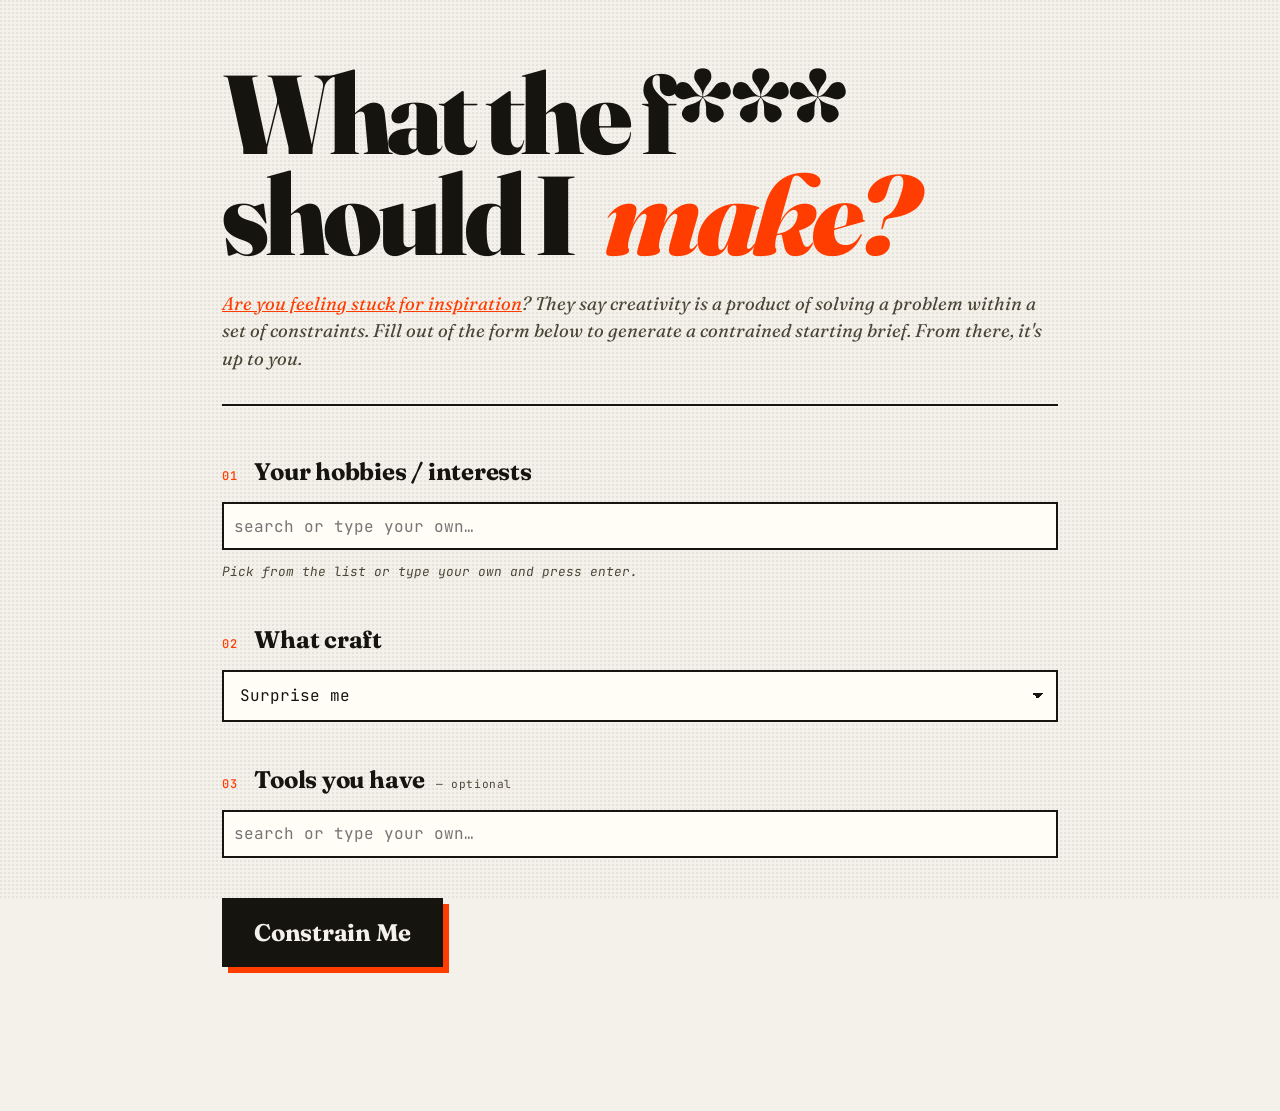
<file: index.html>
<!DOCTYPE html>
<html lang="en">
<head>
  <meta charset="UTF-8" />
  <meta name="viewport" content="width=device-width, initial-scale=1.0" />
  <title>What the F*** Should I Make?</title>
  <link rel="preconnect" href="https://fonts.googleapis.com" />
  <link rel="preconnect" href="https://fonts.gstatic.com" crossorigin />
  <link href="https://fonts.googleapis.com/css2?family=Fraunces:opsz,wght@9..144,400;9..144,700;9..144,900&family=JetBrains+Mono:wght@400;500;700&display=swap" rel="stylesheet" />
  <link rel="stylesheet" href="style.css" />
</head>
<body>
  <main class="page">
    <header class="masthead">
      <h1 class="title">
        <span class="title-line">What the f***</span>
        <span class="title-line">should I<span class="title-line--accent">make?</span></span>
      </h1>
      <p class="lede"><a href="https://www.youtube.com/watch?v=2n8W6CBxc64">Are you feeling stuck for inspiration</a>? They say creativity is a product of solving a problem within a set of constraints. Fill out of the form below to generate a contrained starting brief. From there, it's up to you.</p>
    </header>

    <section class="setup" id="setup">
      <div class="field">
        <label class="field-label" for="hobbies-input">
          <span class="field-num">01</span>
          <span class="field-name">Your hobbies / interests</span>
        </label>
        <div class="combo" id="hobbies-combo">
          <div class="combo-field" id="hobbies-field">
            <span class="combo-pills" id="hobbies-pills"></span>
            <input
              type="text"
              class="combo-input"
              id="hobbies-input"
              placeholder="search or type your own…"
              autocomplete="off"
              aria-haspopup="listbox"
              aria-expanded="false"
            />
          </div>
          <div class="combo-popover" id="hobbies-popover" hidden>
            <div class="combo-list" id="hobbies-list" role="listbox" aria-multiselectable="true"></div>
          </div>
        </div>
        <p class="field-help">Pick from the list or type your own and press enter.</p>
      </div>

      <div class="field">
        <label class="field-label" for="craft-select">
          <span class="field-num">02</span>
          <span class="field-name">What craft</span>
        </label>
        <select id="craft-select">
          <option value="*">Surprise me</option>
        </select>
      </div>

      <div class="field" id="tools-field-wrapper">
        <span class="field-label">
          <span class="field-num">03</span>
          <span class="field-name">Tools you have <em class="field-optional">— optional</em></span>
        </span>
        <div class="combo" id="tools-combo">
          <div class="combo-field" id="tools-field">
            <span class="combo-pills" id="tools-pills"></span>
            <input
              type="text"
              class="combo-input"
              id="tools-input"
              placeholder="search or type your own…"
              autocomplete="off"
              aria-haspopup="listbox"
              aria-expanded="false"
            />
          </div>
          <div class="combo-popover" id="tools-popover" hidden>
            <div class="combo-actions">
              <button type="button" class="combo-action" data-action="all">select all</button>
              <button type="button" class="combo-action" data-action="clear">clear</button>
            </div>
            <div class="combo-list" id="tools-list" role="listbox" aria-multiselectable="true"></div>
          </div>
        </div>
      </div>

      <button class="generate" id="generate">Constrain Me</button>
    </section>

    <section class="output" id="output" hidden>
      <div class="output-meta">
        <span class="output-label">The idea</span>
        <button class="reroll" id="reroll">↻ reroll</button>
      </div>
      <p class="idea" id="idea"></p>
      <div class="chips" id="chips"></div>
      <p class="hint">Click any chip to exclude it from future rolls.</p>
    </section>

    <section class="excluded" id="excluded-section" hidden>
      <div class="excluded-header">
        <span class="output-label">Excluded</span>
        <button class="clear-excluded" id="clear-excluded">clear all</button>
      </div>
      <div class="chips chips--excluded" id="excluded-chips"></div>
    </section>
  </main>

  <script src="app.js"></script>
</body>
</html>
</file>
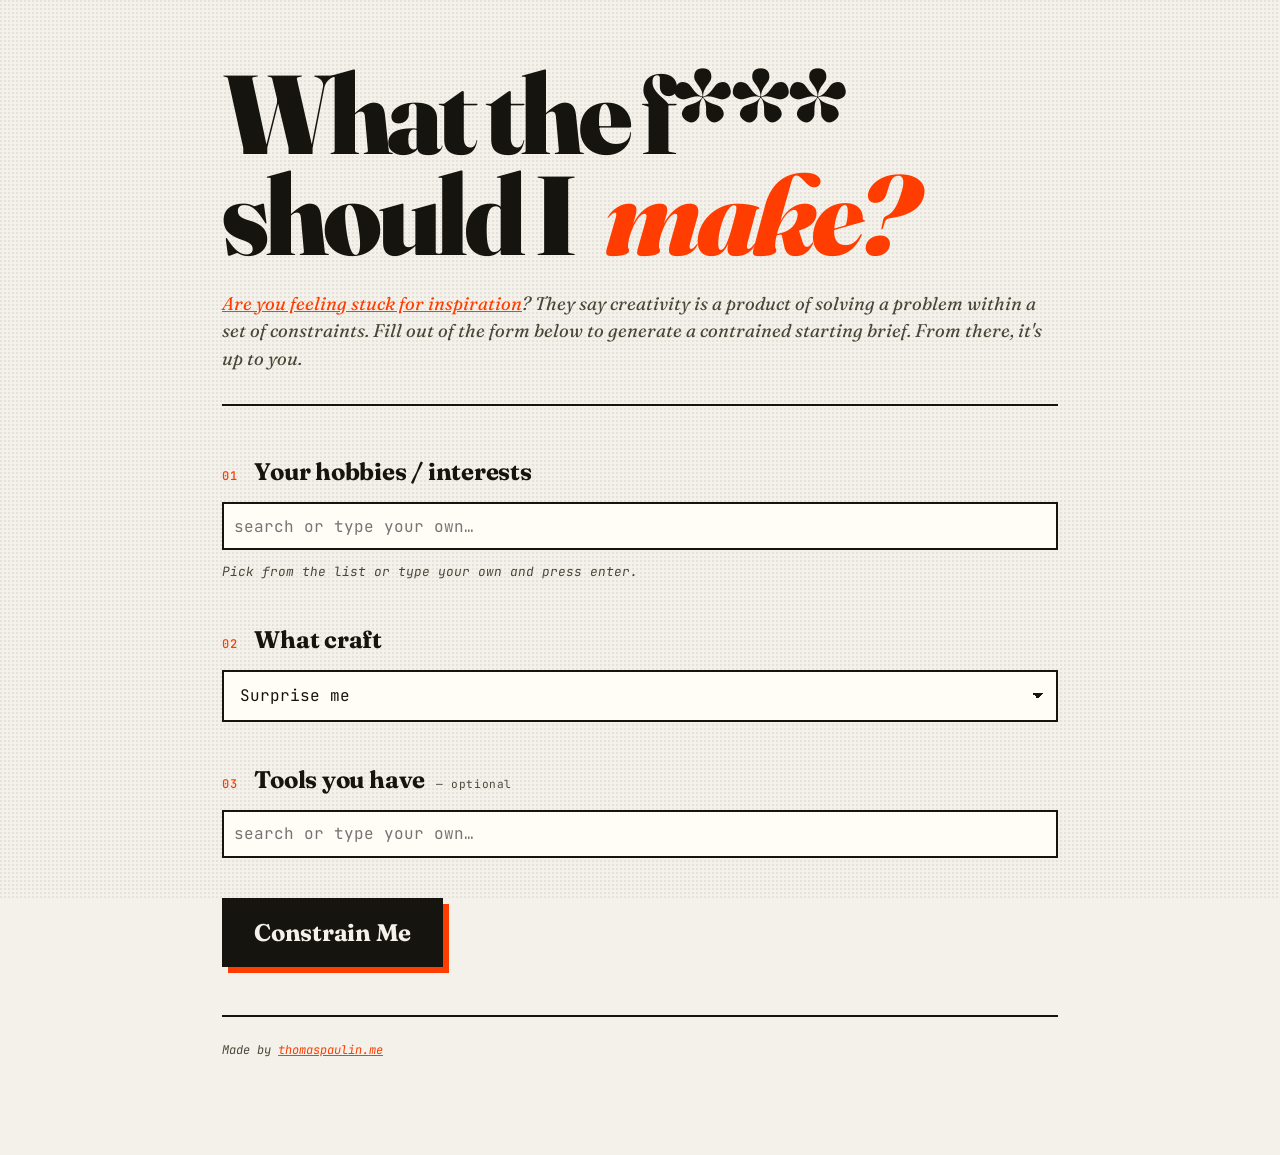
<file: public/index.html>
<!DOCTYPE html>
<html lang="en">
<head>
  <meta charset="UTF-8" />
  <meta name="viewport" content="width=device-width, initial-scale=1.0" />
  <title>What the F*** Should I Make?</title>
  <link rel="preconnect" href="https://fonts.googleapis.com" />
  <link rel="preconnect" href="https://fonts.gstatic.com" crossorigin />
  <link href="https://fonts.googleapis.com/css2?family=Fraunces:opsz,wght@9..144,400;9..144,700;9..144,900&family=JetBrains+Mono:wght@400;500;700&display=swap" rel="stylesheet" />
  <link rel="stylesheet" href="style.css" />
  <!-- Runs before first paint so embedded copies never flash the title. -->
  <script>if (new URLSearchParams(location.search).has("embed")) document.documentElement.classList.add("embed");</script>
</head>
<body>
  <main class="page">
    <header class="masthead">
      <h1 class="title">
        <span class="title-line">What the f***</span>
        <span class="title-line">should I<span class="title-line--accent">make?</span></span>
      </h1>
      <p class="lede"><a href="https://www.youtube.com/watch?v=2n8W6CBxc64">Are you feeling stuck for inspiration</a>? They say creativity is a product of solving a problem within a set of constraints. Fill out of the form below to generate a contrained starting brief. From there, it's up to you.</p>
    </header>

    <section class="setup" id="setup">
      <div class="field">
        <label class="field-label" for="hobbies-input">
          <span class="field-num">01</span>
          <span class="field-name">Your hobbies / interests</span>
        </label>
        <div class="combo" id="hobbies-combo">
          <div class="combo-field" id="hobbies-field">
            <span class="combo-pills" id="hobbies-pills"></span>
            <input
              type="text"
              class="combo-input"
              id="hobbies-input"
              placeholder="search or type your own…"
              autocomplete="off"
              aria-haspopup="listbox"
              aria-expanded="false"
            />
          </div>
          <div class="combo-popover" id="hobbies-popover" hidden>
            <div class="combo-list" id="hobbies-list" role="listbox" aria-multiselectable="true"></div>
          </div>
        </div>
        <p class="field-help">Pick from the list or type your own and press enter.</p>
      </div>

      <div class="field">
        <label class="field-label" for="craft-select">
          <span class="field-num">02</span>
          <span class="field-name">What craft</span>
        </label>
        <select id="craft-select">
          <option value="*">Surprise me</option>
        </select>
      </div>

      <div class="field" id="tools-field-wrapper">
        <span class="field-label">
          <span class="field-num">03</span>
          <span class="field-name">Tools you have <em class="field-optional">— optional</em></span>
        </span>
        <div class="combo" id="tools-combo">
          <div class="combo-field" id="tools-field">
            <span class="combo-pills" id="tools-pills"></span>
            <input
              type="text"
              class="combo-input"
              id="tools-input"
              placeholder="search or type your own…"
              autocomplete="off"
              aria-haspopup="listbox"
              aria-expanded="false"
            />
          </div>
          <div class="combo-popover" id="tools-popover" hidden>
            <div class="combo-actions">
              <button type="button" class="combo-action" data-action="all">select all</button>
              <button type="button" class="combo-action" data-action="clear">clear</button>
            </div>
            <div class="combo-list" id="tools-list" role="listbox" aria-multiselectable="true"></div>
          </div>
        </div>
      </div>

      <button class="generate" id="generate">Constrain Me</button>
    </section>

    <section class="output" id="output" hidden>
      <div class="output-meta">
        <span class="output-label">The idea</span>
        <button class="reroll" id="reroll">↻ reroll</button>
      </div>
      <p class="idea" id="idea"></p>
      <div class="chips" id="chips"></div>
      <p class="hint">Click any chip to exclude it from future rolls.</p>
    </section>

    <section class="excluded" id="excluded-section" hidden>
      <div class="excluded-header">
        <span class="output-label">Excluded</span>
        <button class="clear-excluded" id="clear-excluded">clear all</button>
      </div>
      <div class="chips chips--excluded" id="excluded-chips"></div>
    </section>

    <!-- Not hidden by ?embed: credit has to survive on any site that embeds this. -->
    <footer class="footer">
      Made by <a href="https://thomaspaulin.me" target="_blank" rel="noopener">thomaspaulin.me</a>
    </footer>
  </main>

  <script src="app.js"></script>
</body>
</html>
</file>
<file: style.css>
:root {
  --bg: #f4f1ea;
  --ink: #15140f;
  --ink-soft: #4a4738;
  --rule: #15140f;
  --accent: #ff3d00;
  --accent-soft: #ffe6dc;
  --paper: #fffdf6;
  --display: "Fraunces", Georgia, serif;
  --mono: "JetBrains Mono", ui-monospace, "SF Mono", Menlo, monospace;
}

* { box-sizing: border-box; }

html, body {
  margin: 0;
  padding: 0;
  background: var(--bg);
  color: var(--ink);
  font-family: var(--mono);
  font-size: 16px;
  line-height: 1.5;
  -webkit-font-smoothing: antialiased;
}

body::before {
  content: "";
  position: fixed;
  inset: 0;
  pointer-events: none;
  background-image: radial-gradient(circle at 1px 1px, rgba(0,0,0,0.06) 1px, transparent 0);
  background-size: 4px 4px;
  z-index: 1;
}

a {
  color: var(--accent);
}

.page {
  position: relative;
  z-index: 2;
  max-width: 900px;
  margin: 0 auto;
  padding: 4rem 2rem 6rem;
}

/* Masthead */
.masthead {
  border-bottom: 2px solid var(--rule);
  padding-bottom: 2rem;
  margin-bottom: 3rem;
}

.dateline {
  font-family: var(--mono);
  font-size: 0.75rem;
  text-transform: uppercase;
  letter-spacing: 0.15em;
  color: var(--ink-soft);
  margin-bottom: 1.5rem;
}

.title {
  font-family: var(--display);
  font-weight: 900;
  font-size: clamp(3rem, 10vw, 7rem);
  line-height: 0.9;
  letter-spacing: -0.04em;
  margin: 0 0 1.5rem;
}

.title-line {
  display: block;
}

.title-line--accent {
  color: var(--accent);
  font-style: italic;
  padding-left: 2rem;
}

.lede {
  font-family: var(--display);
  font-size: 1.15rem;
  font-weight: 400;
  font-style: italic;
  color: var(--ink-soft);
  margin: 0;
}

/* Setup section */
.setup {
  display: flex;
  flex-direction: column;
  gap: 2.5rem;
  margin-bottom: 3rem;
}

.field {
  display: flex;
  flex-direction: column;
  gap: 0.75rem;
}

.field[hidden] {
  display: none;
}

.field-label {
  display: flex;
  align-items: baseline;
  gap: 1rem;
  font-family: var(--display);
  font-weight: 700;
  font-size: 1.5rem;
  letter-spacing: -0.01em;
}

.field-num {
  font-family: var(--mono);
  font-size: 0.75rem;
  font-weight: 500;
  color: var(--accent);
  letter-spacing: 0.1em;
}

.field-name {
  flex: 1;
}

.field-optional {
  font-family: var(--mono);
  font-size: 0.7rem;
  font-weight: 400;
  font-style: normal;
  color: var(--ink-soft);
  letter-spacing: 0.05em;
  margin-left: 0.4rem;
}

.field-help {
  font-size: 0.8rem;
  color: var(--ink-soft);
  margin: 0;
  font-style: italic;
}

input[type="text"],
select {
  font-family: var(--mono);
  font-size: 1rem;
  background: var(--paper);
  border: 2px solid var(--rule);
  padding: 0.85rem 1rem;
  color: var(--ink);
  border-radius: 0;
  width: 100%;
  outline: none;
  transition: background 0.15s, box-shadow 0.15s;
}

input[type="text"]:focus,
select:focus {
  background: var(--accent-soft);
  box-shadow: 4px 4px 0 var(--rule);
}

select {
  appearance: none;
  background-image: linear-gradient(45deg, transparent 50%, var(--ink) 50%),
                    linear-gradient(135deg, var(--ink) 50%, transparent 50%);
  background-position: calc(100% - 18px) 50%, calc(100% - 12px) 50%;
  background-size: 6px 6px;
  background-repeat: no-repeat;
  padding-right: 2.5rem;
  cursor: pointer;
}

/* Combo (multi-select where the input IS the trigger, or tag-input) */
.combo {
  position: relative;
}

.combo-field {
  min-height: 3rem;
  background: var(--paper);
  border: 2px solid var(--rule);
  padding: 0.4rem 0.6rem;
  display: flex;
  flex-wrap: wrap;
  align-items: center;
  gap: 0.35rem;
  cursor: text;
  transition: background 0.15s, box-shadow 0.15s;
}

.combo[data-focused="true"] .combo-field {
  background: var(--accent-soft);
  box-shadow: 4px 4px 0 var(--rule);
}

.combo-pills {
  display: contents; /* pills participate in the flex layout of combo-field */
}

.combo-pill {
  display: inline-flex;
  align-items: center;
  gap: 0.4rem;
  background: var(--accent);
  color: var(--paper);
  border: 1.5px solid var(--rule);
  padding: 0.2rem 0.55rem;
  font-size: 0.75rem;
  line-height: 1.2;
  font-family: var(--mono);
}

.combo-pill-x {
  cursor: pointer;
  font-weight: 700;
  font-size: 0.85rem;
  line-height: 1;
  opacity: 0.85;
}

.combo-pill-x:hover { opacity: 1; }

.combo-input {
  flex: 1;
  min-width: 8ch;
  border: none !important;
  outline: none !important;
  background: transparent !important;
  padding: 0.25rem 0 !important;
  font-family: var(--mono);
  font-size: 0.9rem;
  color: var(--ink);
  box-shadow: none !important;
}

.combo-input:focus {
  background: transparent !important;
  box-shadow: none !important;
}

.combo-popover {
  position: absolute;
  top: calc(100% + 6px);
  left: 0;
  right: 0;
  background: var(--paper);
  border: 2px solid var(--rule);
  box-shadow: 6px 6px 0 var(--rule);
  z-index: 10;
  max-height: 340px;
  display: flex;
  flex-direction: column;
}

.combo-popover[hidden] {
  display: none;
}

.combo-actions {
  display: flex;
  gap: 0.5rem;
  padding: 0.5rem 0.85rem;
  border-bottom: 1px dashed var(--ink-soft);
}

.combo-action {
  font-family: var(--mono);
  font-size: 0.7rem;
  text-transform: uppercase;
  letter-spacing: 0.1em;
  background: transparent;
  border: 1px solid var(--ink-soft);
  padding: 0.25rem 0.55rem;
  color: var(--ink-soft);
  cursor: pointer;
}

.combo-action:hover {
  color: var(--accent);
  border-color: var(--accent);
}

.combo-list {
  overflow-y: auto;
  flex: 1;
}

.combo-option {
  display: flex;
  align-items: center;
  gap: 0.6rem;
  padding: 0.55rem 0.85rem;
  cursor: pointer;
  font-size: 0.85rem;
  user-select: none;
  font-family: var(--mono);
}

.combo-option:hover,
.combo-option[data-active="true"] {
  background: var(--accent-soft);
}

.combo-option[data-selected="true"] {
  background: var(--accent-soft);
}

.combo-checkbox {
  width: 14px;
  height: 14px;
  border: 1.5px solid var(--rule);
  background: var(--paper);
  flex-shrink: 0;
  display: grid;
  place-content: center;
}

.combo-option[data-selected="true"] .combo-checkbox {
  background: var(--accent);
  border-color: var(--accent);
}

.combo-option[data-selected="true"] .combo-checkbox::after {
  content: "✓";
  color: white;
  font-size: 10px;
  font-weight: 700;
  line-height: 1;
}

.combo-group-label {
  padding: 0.5rem 0.85rem 0.3rem;
  font-family: var(--mono);
  font-size: 0.65rem;
  text-transform: uppercase;
  letter-spacing: 0.15em;
  color: var(--ink-soft);
  background: var(--bg);
  border-top: 1px dashed var(--ink-soft);
  position: sticky;
  top: 0;
  z-index: 1;
}

.combo-group-label:first-child {
  border-top: none;
}

.combo-add-custom {
  display: flex;
  align-items: center;
  gap: 0.6rem;
  padding: 0.7rem 0.85rem;
  cursor: pointer;
  font-size: 0.85rem;
  font-family: var(--mono);
  background: var(--accent-soft);
  border-bottom: 1px dashed var(--ink-soft);
  font-weight: 700;
  color: var(--accent);
}

.combo-add-custom:hover {
  background: var(--accent);
  color: var(--paper);
}

.combo-empty {
  padding: 1rem 0.85rem;
  font-size: 0.8rem;
  color: var(--ink-soft);
  font-style: italic;
  text-align: center;
}

/* Generate button */
.generate {
  font-family: var(--display);
  font-weight: 700;
  font-size: 1.5rem;
  background: var(--ink);
  color: var(--bg);
  border: none;
  padding: 1.25rem 2rem;
  cursor: pointer;
  letter-spacing: -0.01em;
  align-self: flex-start;
  transition: transform 0.1s, box-shadow 0.1s;
  box-shadow: 6px 6px 0 var(--accent);
}

.generate:hover {
  transform: translate(-2px, -2px);
  box-shadow: 8px 8px 0 var(--accent);
}

.generate:active {
  transform: translate(2px, 2px);
  box-shadow: 2px 2px 0 var(--accent);
}

/* Output */
.output {
  border: 2px solid var(--rule);
  padding: 2rem;
  background: var(--paper);
  margin-bottom: 2rem;
  box-shadow: 8px 8px 0 var(--rule);
}

.output-meta {
  display: flex;
  justify-content: space-between;
  align-items: center;
  border-bottom: 1px dashed var(--ink-soft);
  padding-bottom: 0.75rem;
  margin-bottom: 1.5rem;
}

.output-label {
  font-size: 0.7rem;
  text-transform: uppercase;
  letter-spacing: 0.2em;
  color: var(--ink-soft);
}

.reroll {
  font-family: var(--mono);
  font-size: 0.85rem;
  background: transparent;
  border: 1.5px solid var(--rule);
  padding: 0.4rem 0.85rem;
  cursor: pointer;
  color: var(--ink);
  transition: background 0.1s;
}

.reroll:hover { background: var(--accent); color: var(--paper); border-color: var(--accent); }

.idea {
  font-family: var(--display);
  font-size: clamp(1.25rem, 3vw, 1.65rem);
  line-height: 1.45;
  font-weight: 400;
  margin: 0 0 1.5rem;
}

.idea .slot {
  font-style: italic;
  color: var(--accent);
  font-weight: 700;
}

.chips {
  display: flex;
  flex-wrap: wrap;
  gap: 0.5rem;
  margin-bottom: 1rem;
}

.chip {
  font-family: var(--mono);
  font-size: 0.75rem;
  background: var(--bg);
  border: 1.5px solid var(--rule);
  padding: 0.35rem 0.7rem;
  cursor: pointer;
  transition: all 0.1s;
  display: inline-flex;
  align-items: center;
  gap: 0.4rem;
}

.chip:hover {
  background: var(--ink);
  color: var(--paper);
}

.chip:hover::after {
  content: "✕ exclude";
  font-size: 0.7rem;
  opacity: 0.7;
}

.chip-cat {
  text-transform: uppercase;
  letter-spacing: 0.1em;
  opacity: 0.5;
  font-size: 0.65rem;
}

.hint {
  font-size: 0.75rem;
  color: var(--ink-soft);
  font-style: italic;
  margin: 0;
}

/* Excluded */
.excluded {
  border: 1.5px dashed var(--ink-soft);
  padding: 1.25rem;
  margin-bottom: 3rem;
}

.excluded-header {
  display: flex;
  justify-content: space-between;
  align-items: center;
  margin-bottom: 0.75rem;
}

.clear-excluded {
  font-family: var(--mono);
  font-size: 0.7rem;
  background: transparent;
  border: 1px solid var(--ink-soft);
  padding: 0.25rem 0.6rem;
  cursor: pointer;
  color: var(--ink-soft);
}

.clear-excluded:hover {
  color: var(--accent);
  border-color: var(--accent);
}

.chips--excluded .chip {
  text-decoration: line-through;
  opacity: 0.7;
}

.chips--excluded .chip:hover {
  background: var(--accent);
  color: var(--paper);
  opacity: 1;
  text-decoration: none;
}

.chips--excluded .chip:hover::after {
  content: "↺ restore";
}

/* Footer */
.footer {
  border-top: 2px solid var(--rule);
  padding-top: 1.5rem;
  font-size: 0.75rem;
  color: var(--ink-soft);
  font-style: italic;
}

/* Mobile */
@media (max-width: 600px) {
  .page { padding: 2rem 1.25rem 4rem; }
  .title-line--accent { padding-left: 1rem; }
  .output { padding: 1.5rem; box-shadow: 5px 5px 0 var(--rule); }
  .generate { width: 100%; text-align: center; }
}
</file>
<file: public/style.css>
:root {
  --bg: #f4f1ea;
  --ink: #15140f;
  --ink-soft: #4a4738;
  --rule: #15140f;
  --accent: #ff3d00;
  --accent-soft: #ffe6dc;
  --paper: #fffdf6;
  --display: "Fraunces", Georgia, serif;
  --mono: "JetBrains Mono", ui-monospace, "SF Mono", Menlo, monospace;
}

* { box-sizing: border-box; }

html, body {
  margin: 0;
  padding: 0;
  background: var(--bg);
  color: var(--ink);
  font-family: var(--mono);
  font-size: 16px;
  line-height: 1.5;
  -webkit-font-smoothing: antialiased;
}

body::before {
  content: "";
  position: fixed;
  inset: 0;
  pointer-events: none;
  background-image: radial-gradient(circle at 1px 1px, rgba(0,0,0,0.06) 1px, transparent 0);
  background-size: 4px 4px;
  z-index: 1;
}

a {
  color: var(--accent);
}

.page {
  position: relative;
  z-index: 2;
  max-width: 900px;
  margin: 0 auto;
  padding: 4rem 2rem 6rem;
}

/* Masthead */
.masthead {
  border-bottom: 2px solid var(--rule);
  padding-bottom: 2rem;
  margin-bottom: 3rem;
}

.dateline {
  font-family: var(--mono);
  font-size: 0.75rem;
  text-transform: uppercase;
  letter-spacing: 0.15em;
  color: var(--ink-soft);
  margin-bottom: 1.5rem;
}

.title {
  font-family: var(--display);
  font-weight: 900;
  font-size: clamp(3rem, 10vw, 7rem);
  line-height: 0.9;
  letter-spacing: -0.04em;
  margin: 0 0 1.5rem;
}

.title-line {
  display: block;
}

.title-line--accent {
  color: var(--accent);
  font-style: italic;
  padding-left: 2rem;
}

.lede {
  font-family: var(--display);
  font-size: 1.15rem;
  font-weight: 400;
  font-style: italic;
  color: var(--ink-soft);
  margin: 0;
}

/* Setup section */
.setup {
  display: flex;
  flex-direction: column;
  gap: 2.5rem;
  margin-bottom: 3rem;
}

.field {
  display: flex;
  flex-direction: column;
  gap: 0.75rem;
}

.field[hidden] {
  display: none;
}

.field-label {
  display: flex;
  align-items: baseline;
  gap: 1rem;
  font-family: var(--display);
  font-weight: 700;
  font-size: 1.5rem;
  letter-spacing: -0.01em;
}

.field-num {
  font-family: var(--mono);
  font-size: 0.75rem;
  font-weight: 500;
  color: var(--accent);
  letter-spacing: 0.1em;
}

.field-name {
  flex: 1;
}

.field-optional {
  font-family: var(--mono);
  font-size: 0.7rem;
  font-weight: 400;
  font-style: normal;
  color: var(--ink-soft);
  letter-spacing: 0.05em;
  margin-left: 0.4rem;
}

.field-help {
  font-size: 0.8rem;
  color: var(--ink-soft);
  margin: 0;
  font-style: italic;
}

input[type="text"],
select {
  font-family: var(--mono);
  font-size: 1rem;
  background: var(--paper);
  border: 2px solid var(--rule);
  padding: 0.85rem 1rem;
  color: var(--ink);
  border-radius: 0;
  width: 100%;
  outline: none;
  transition: background 0.15s, box-shadow 0.15s;
}

input[type="text"]:focus,
select:focus {
  background: var(--accent-soft);
  box-shadow: 4px 4px 0 var(--rule);
}

select {
  appearance: none;
  background-image: linear-gradient(45deg, transparent 50%, var(--ink) 50%),
                    linear-gradient(135deg, var(--ink) 50%, transparent 50%);
  background-position: calc(100% - 18px) 50%, calc(100% - 12px) 50%;
  background-size: 6px 6px;
  background-repeat: no-repeat;
  padding-right: 2.5rem;
  cursor: pointer;
}

/* Combo (multi-select where the input IS the trigger, or tag-input) */
.combo {
  position: relative;
}

.combo-field {
  min-height: 3rem;
  background: var(--paper);
  border: 2px solid var(--rule);
  padding: 0.4rem 0.6rem;
  display: flex;
  flex-wrap: wrap;
  align-items: center;
  gap: 0.35rem;
  cursor: text;
  transition: background 0.15s, box-shadow 0.15s;
}

.combo[data-focused="true"] .combo-field {
  background: var(--accent-soft);
  box-shadow: 4px 4px 0 var(--rule);
}

.combo-pills {
  display: contents; /* pills participate in the flex layout of combo-field */
}

.combo-pill {
  display: inline-flex;
  align-items: center;
  gap: 0.4rem;
  background: var(--accent);
  color: var(--paper);
  border: 1.5px solid var(--rule);
  padding: 0.2rem 0.55rem;
  font-size: 0.75rem;
  line-height: 1.2;
  font-family: var(--mono);
}

.combo-pill-x {
  cursor: pointer;
  font-weight: 700;
  font-size: 0.85rem;
  line-height: 1;
  opacity: 0.85;
}

.combo-pill-x:hover { opacity: 1; }

.combo-input {
  flex: 1;
  min-width: 8ch;
  border: none !important;
  outline: none !important;
  background: transparent !important;
  padding: 0.25rem 0 !important;
  font-family: var(--mono);
  font-size: 0.9rem;
  color: var(--ink);
  box-shadow: none !important;
}

.combo-input:focus {
  background: transparent !important;
  box-shadow: none !important;
}

.combo-popover {
  position: absolute;
  top: calc(100% + 6px);
  left: 0;
  right: 0;
  background: var(--paper);
  border: 2px solid var(--rule);
  box-shadow: 6px 6px 0 var(--rule);
  z-index: 10;
  max-height: 340px;
  display: flex;
  flex-direction: column;
}

.combo-popover[hidden] {
  display: none;
}

.combo-actions {
  display: flex;
  gap: 0.5rem;
  padding: 0.5rem 0.85rem;
  border-bottom: 1px dashed var(--ink-soft);
}

.combo-action {
  font-family: var(--mono);
  font-size: 0.7rem;
  text-transform: uppercase;
  letter-spacing: 0.1em;
  background: transparent;
  border: 1px solid var(--ink-soft);
  padding: 0.25rem 0.55rem;
  color: var(--ink-soft);
  cursor: pointer;
}

.combo-action:hover {
  color: var(--accent);
  border-color: var(--accent);
}

.combo-list {
  overflow-y: auto;
  flex: 1;
}

.combo-option {
  display: flex;
  align-items: center;
  gap: 0.6rem;
  padding: 0.55rem 0.85rem;
  cursor: pointer;
  font-size: 0.85rem;
  user-select: none;
  font-family: var(--mono);
}

.combo-option:hover,
.combo-option[data-active="true"] {
  background: var(--accent-soft);
}

.combo-option[data-selected="true"] {
  background: var(--accent-soft);
}

.combo-checkbox {
  width: 14px;
  height: 14px;
  border: 1.5px solid var(--rule);
  background: var(--paper);
  flex-shrink: 0;
  display: grid;
  place-content: center;
}

.combo-option[data-selected="true"] .combo-checkbox {
  background: var(--accent);
  border-color: var(--accent);
}

.combo-option[data-selected="true"] .combo-checkbox::after {
  content: "✓";
  color: white;
  font-size: 10px;
  font-weight: 700;
  line-height: 1;
}

.combo-group-label {
  padding: 0.5rem 0.85rem 0.3rem;
  font-family: var(--mono);
  font-size: 0.65rem;
  text-transform: uppercase;
  letter-spacing: 0.15em;
  color: var(--ink-soft);
  background: var(--bg);
  border-top: 1px dashed var(--ink-soft);
  position: sticky;
  top: 0;
  z-index: 1;
}

.combo-group-label:first-child {
  border-top: none;
}

.combo-add-custom {
  display: flex;
  align-items: center;
  gap: 0.6rem;
  padding: 0.7rem 0.85rem;
  cursor: pointer;
  font-size: 0.85rem;
  font-family: var(--mono);
  background: var(--accent-soft);
  border-bottom: 1px dashed var(--ink-soft);
  font-weight: 700;
  color: var(--accent);
}

.combo-add-custom:hover {
  background: var(--accent);
  color: var(--paper);
}

.combo-empty {
  padding: 1rem 0.85rem;
  font-size: 0.8rem;
  color: var(--ink-soft);
  font-style: italic;
  text-align: center;
}

/* Generate button */
.generate {
  font-family: var(--display);
  font-weight: 700;
  font-size: 1.5rem;
  background: var(--ink);
  color: var(--bg);
  border: none;
  padding: 1.25rem 2rem;
  cursor: pointer;
  letter-spacing: -0.01em;
  align-self: flex-start;
  transition: transform 0.1s, box-shadow 0.1s;
  box-shadow: 6px 6px 0 var(--accent);
}

.generate:hover {
  transform: translate(-2px, -2px);
  box-shadow: 8px 8px 0 var(--accent);
}

.generate:active {
  transform: translate(2px, 2px);
  box-shadow: 2px 2px 0 var(--accent);
}

/* Output */
.output {
  border: 2px solid var(--rule);
  padding: 2rem;
  background: var(--paper);
  margin-bottom: 2rem;
  box-shadow: 8px 8px 0 var(--rule);
}

.output-meta {
  display: flex;
  justify-content: space-between;
  align-items: center;
  border-bottom: 1px dashed var(--ink-soft);
  padding-bottom: 0.75rem;
  margin-bottom: 1.5rem;
}

.output-label {
  font-size: 0.7rem;
  text-transform: uppercase;
  letter-spacing: 0.2em;
  color: var(--ink-soft);
}

.reroll {
  font-family: var(--mono);
  font-size: 0.85rem;
  background: transparent;
  border: 1.5px solid var(--rule);
  padding: 0.4rem 0.85rem;
  cursor: pointer;
  color: var(--ink);
  transition: background 0.1s;
}

.reroll:hover { background: var(--accent); color: var(--paper); border-color: var(--accent); }

.idea {
  font-family: var(--display);
  font-size: clamp(1.25rem, 3vw, 1.65rem);
  line-height: 1.45;
  font-weight: 400;
  margin: 0 0 1.5rem;
}

.idea .slot {
  font-style: italic;
  color: var(--accent);
  font-weight: 700;
}

.chips {
  display: flex;
  flex-wrap: wrap;
  gap: 0.5rem;
  margin-bottom: 1rem;
}

.chip {
  font-family: var(--mono);
  font-size: 0.75rem;
  background: var(--bg);
  border: 1.5px solid var(--rule);
  padding: 0.35rem 0.7rem;
  cursor: pointer;
  transition: all 0.1s;
  display: inline-flex;
  align-items: center;
  gap: 0.4rem;
}

.chip:hover {
  background: var(--ink);
  color: var(--paper);
}

.chip:hover::after {
  content: "✕ exclude";
  font-size: 0.7rem;
  opacity: 0.7;
}

.chip-cat {
  text-transform: uppercase;
  letter-spacing: 0.1em;
  opacity: 0.5;
  font-size: 0.65rem;
}

.hint {
  font-size: 0.75rem;
  color: var(--ink-soft);
  font-style: italic;
  margin: 0;
}

/* Excluded */
.excluded {
  border: 1.5px dashed var(--ink-soft);
  padding: 1.25rem;
  margin-bottom: 3rem;
}

.excluded-header {
  display: flex;
  justify-content: space-between;
  align-items: center;
  margin-bottom: 0.75rem;
}

.clear-excluded {
  font-family: var(--mono);
  font-size: 0.7rem;
  background: transparent;
  border: 1px solid var(--ink-soft);
  padding: 0.25rem 0.6rem;
  cursor: pointer;
  color: var(--ink-soft);
}

.clear-excluded:hover {
  color: var(--accent);
  border-color: var(--accent);
}

.chips--excluded .chip {
  text-decoration: line-through;
  opacity: 0.7;
}

.chips--excluded .chip:hover {
  background: var(--accent);
  color: var(--paper);
  opacity: 1;
  text-decoration: none;
}

.chips--excluded .chip:hover::after {
  content: "↺ restore";
}

/* Footer */
.footer {
  margin-top: 3rem;
  border-top: 2px solid var(--rule);
  padding-top: 1.5rem;
  font-size: 0.75rem;
  color: var(--ink-soft);
  font-style: italic;
}

/* Mobile */
@media (max-width: 600px) {
  .page { padding: 2rem 1.25rem 4rem; }
  .title-line--accent { padding-left: 1rem; }
  .output { padding: 1.5rem; box-shadow: 5px 5px 0 var(--rule); }
  .generate { width: 100%; text-align: center; }
}

/* ?embed: the blog post supplies its own title and intro around the iframe. */
.embed .masthead { display: none; }
.embed .page { padding-top: 1rem; padding-bottom: 1rem; }
.embed .footer { margin-top: 1.5rem; padding-top: 1rem; }
</file>
